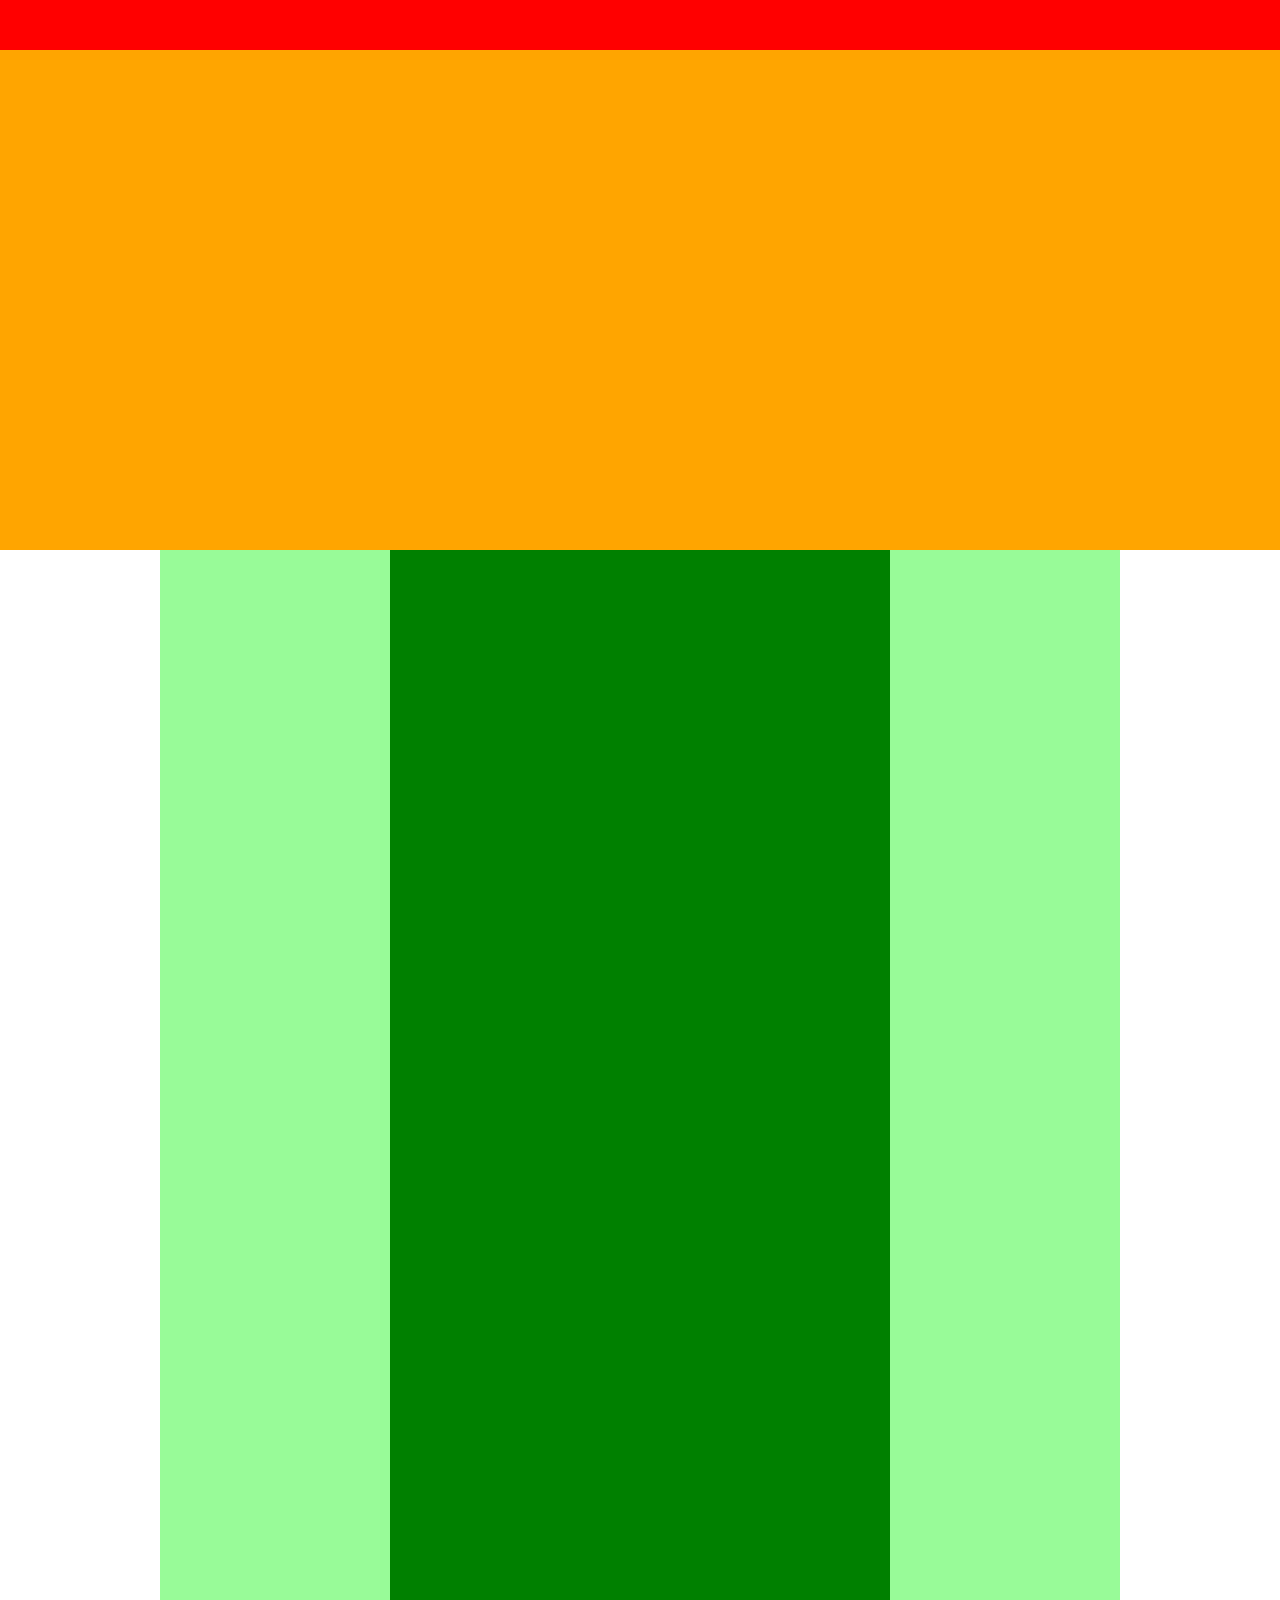
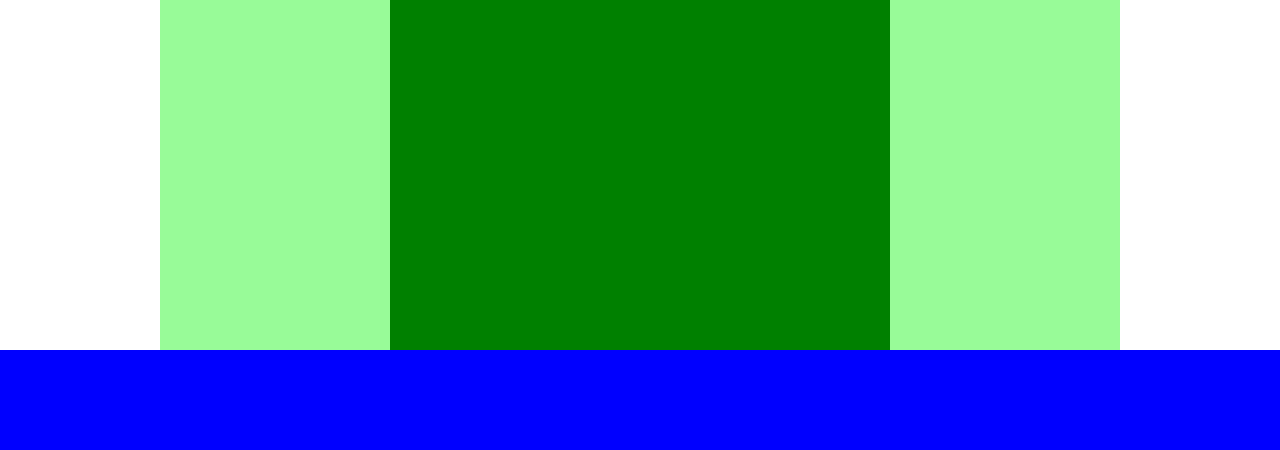
<file: c4e/index.html>
<!DOCTYPE html>
<html lang="ja">

<head>
  <meta charset="UTF-8">
  <meta name="viewport" content="width=device-width, initial-scale=1.0">
  <link rel="stylesheet" href="style.css">
  <title>Document</title>
</head>

<body>
  <div class="header"></div>
  <div class="main-visual"></div>
  <div class="main">
    <div class="blog"></div>
  </div>
  <div class="footer"></div>
</body>

</html>

<!-- ローカルに変更を加える -->
</file>
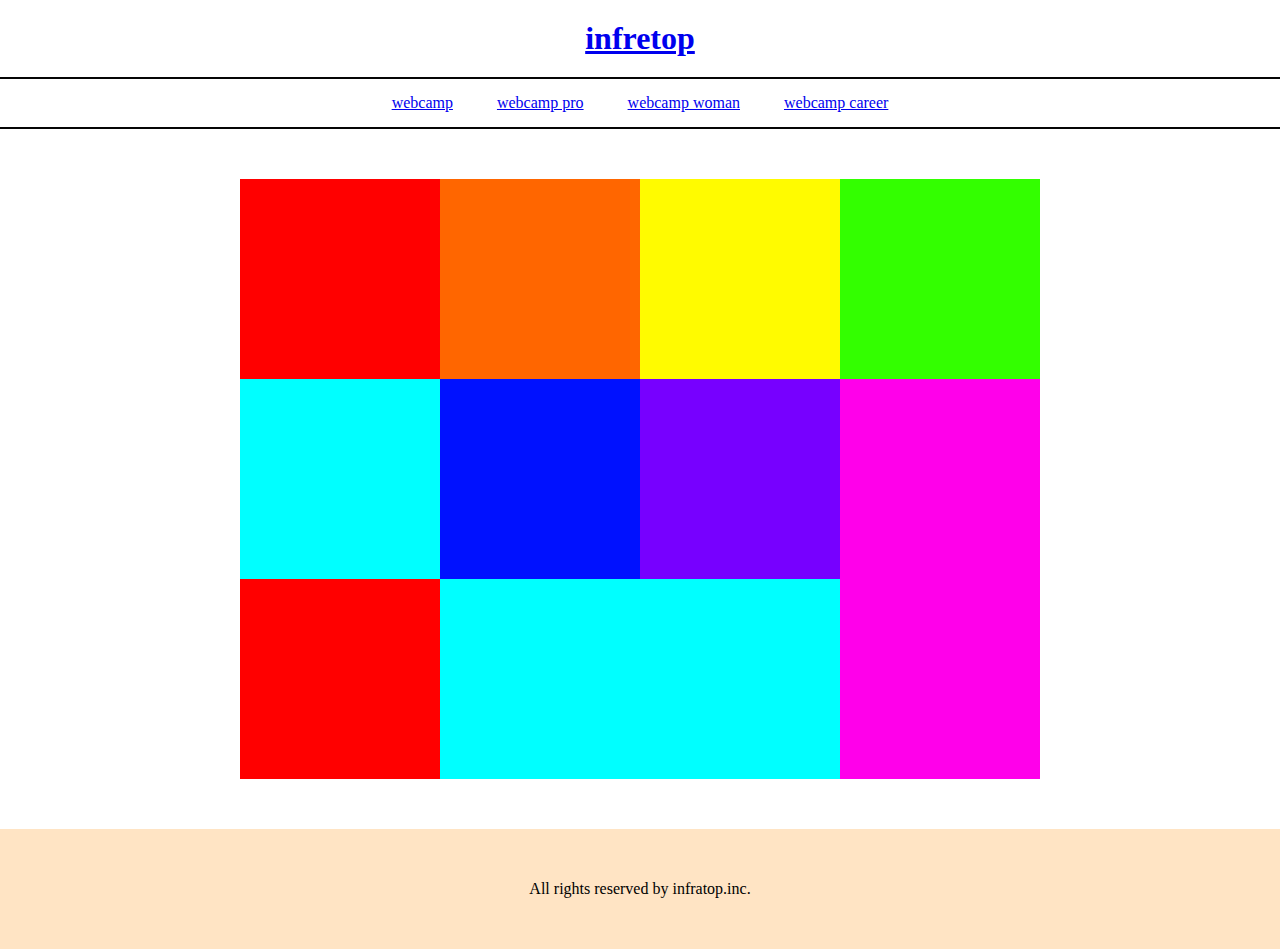
<file: c5e/index.html>
<!DOCTYPE html>
<html lang="ja">

<head>
  <meta charset="UTF-8">
  <meta name="viewport" content="width=device-width, initial-scale=1.0">
  <link rel="stylesheet" href="style.css">
  <title>Document</title>
</head>

<body>

  <header>
    <h1><a href="#">infretop</a></h1>
  </header>

  <nav>
    <ul>
      <li class="list-nav"><a href="#">webcamp</a></li>
      <li class="list-nav"><a href="#">webcamp pro</a></li>
      <li class="list-nav"><a href="#">webcamp woman</a></li>
      <li class="list-nav"><a href="#">webcamp career</a></li>
    </ul>
  </nav>

  <main>
    <div class="box1"></div>
    <div class="box2"></div>
    <div class="box3"></div>
    <div class="box4"></div>
    <div class="box5"></div>
    <div class="box6"></div>
    <div class="box7"></div>
    <div class="box8"></div>
    <div class="box9"></div>
    <div class="box10"></div>
    <div class="box11"></div>
    <div class="box12"></div>
  </main>

  <footer>
    <p>All rights reserved by infratop.inc.</p>
  </footer>

</body>

</html>
</file>
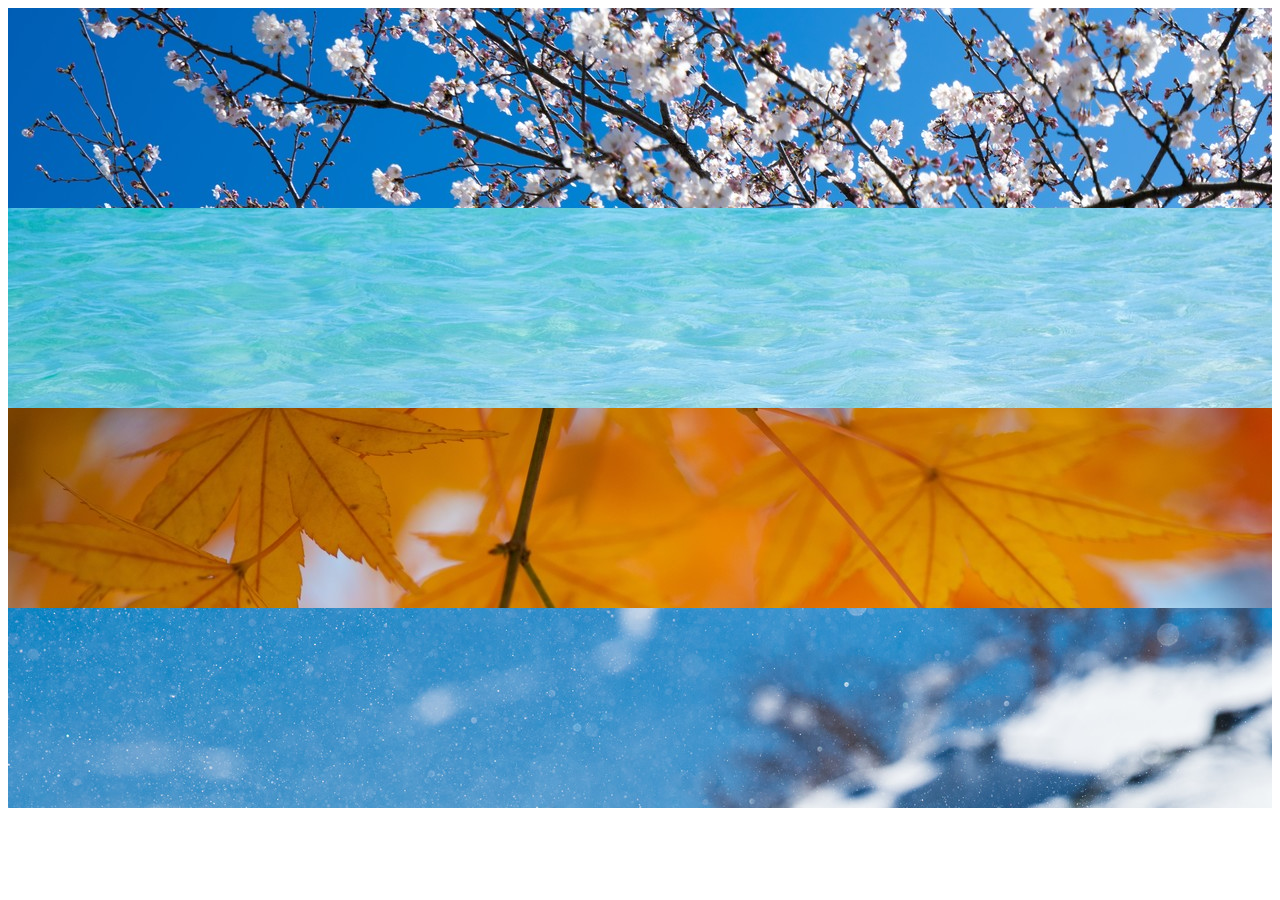
<file: c6e/index.html>
<!DOCTYPE html>
<html lang="ja">

<head>
  <meta charset="UTF-8">
  <meta name="viewport" content="width=device-width, initial-scale=1.0">
  <link rel="stylesheet" href="style.css">
  <title>Document</title>
</head>

<body>
  <div class="image-box">
    <div class="image1"></div>
    <div class="image2"></div>
    <div class="image3"></div>
    <div class="image4"></div>
  </div>
</body>

</html>

<!-- ローカルに変更点の作成 -->
</file>
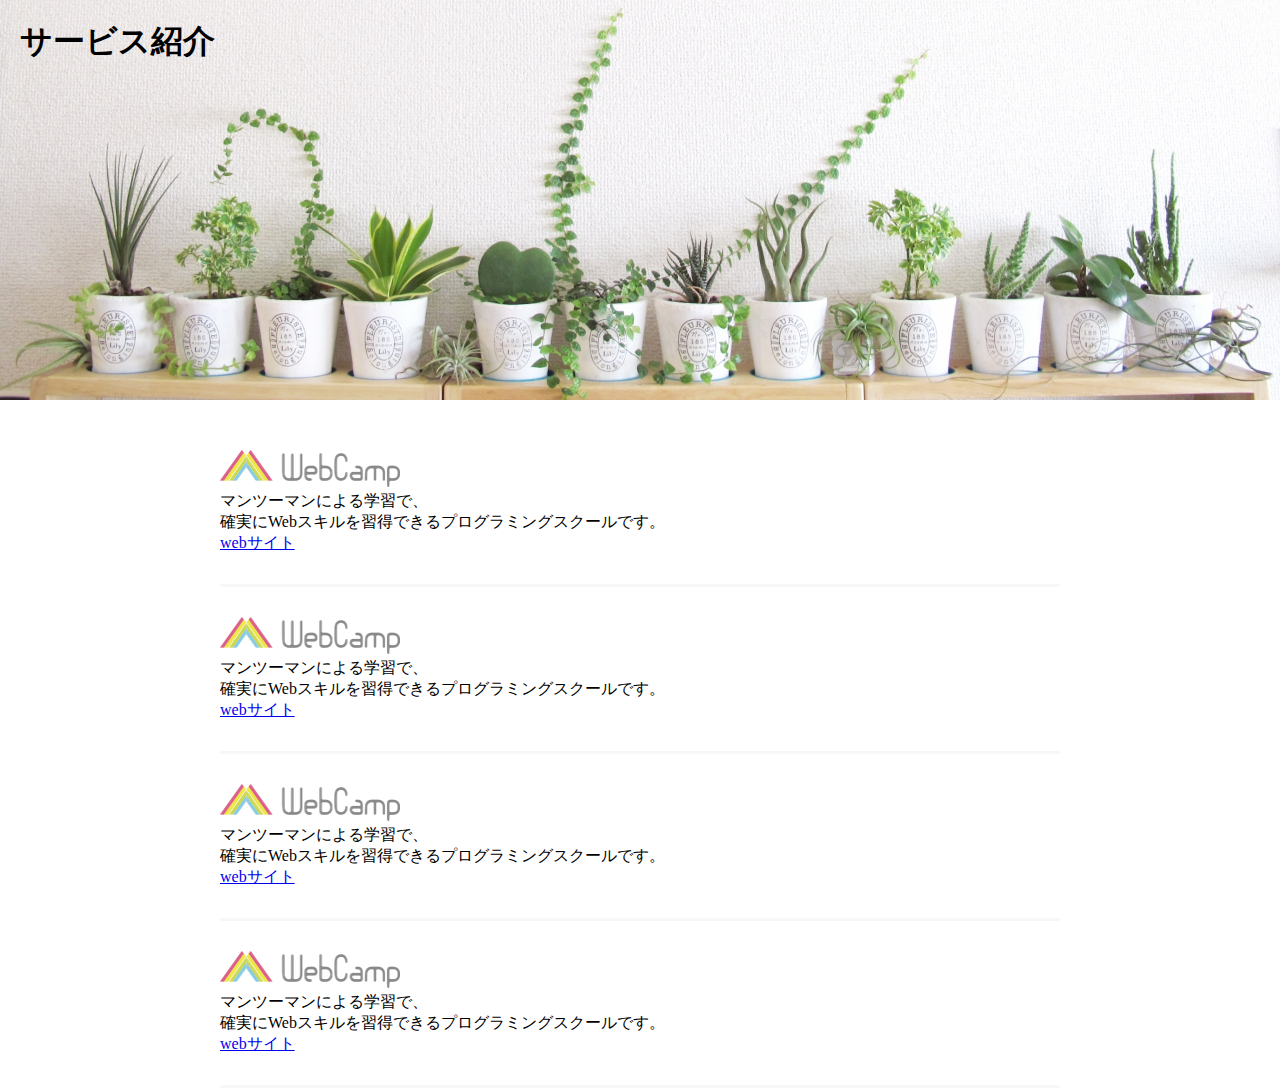
<file: c7e/index.html>
<!DOCTYPE html>
<html lang="ja">

<head>
  <meta charset="UTF-8">
  <meta name="viewport" content="width=device-width, initial-scale=1.0">
  <link rel="stylesheet" href="style.css">
  <title>Document</title>
</head>

<body>
  <header>
    <h1>サービス紹介</h1>
  </header>
  <main>
    <div class="content">
      <img src="img/wc-logo.png">
      <p>マンツーマンによる学習で、<br>
        確実にWebスキルを習得できるプログラミングスクールです。</p>
      <a href="#">webサイト</a>
    </div>
    <div class="content">
      <img src="img/wc-logo.png">
      <p>マンツーマンによる学習で、<br>
        確実にWebスキルを習得できるプログラミングスクールです。</p>
      <a href="#">webサイト</a>
    </div>
    <div class="content">
      <img src="img/wc-logo.png">
      <p>マンツーマンによる学習で、<br>
        確実にWebスキルを習得できるプログラミングスクールです。</p>
      <a href="#">webサイト</a>
    </div>
    <div class="content">
      <img src="img/wc-logo.png">
      <p>マンツーマンによる学習で、<br>
        確実にWebスキルを習得できるプログラミングスクールです。</p>
      <a href="#">webサイト</a>
    </div>
  </main>
</body>

</html>
</file>
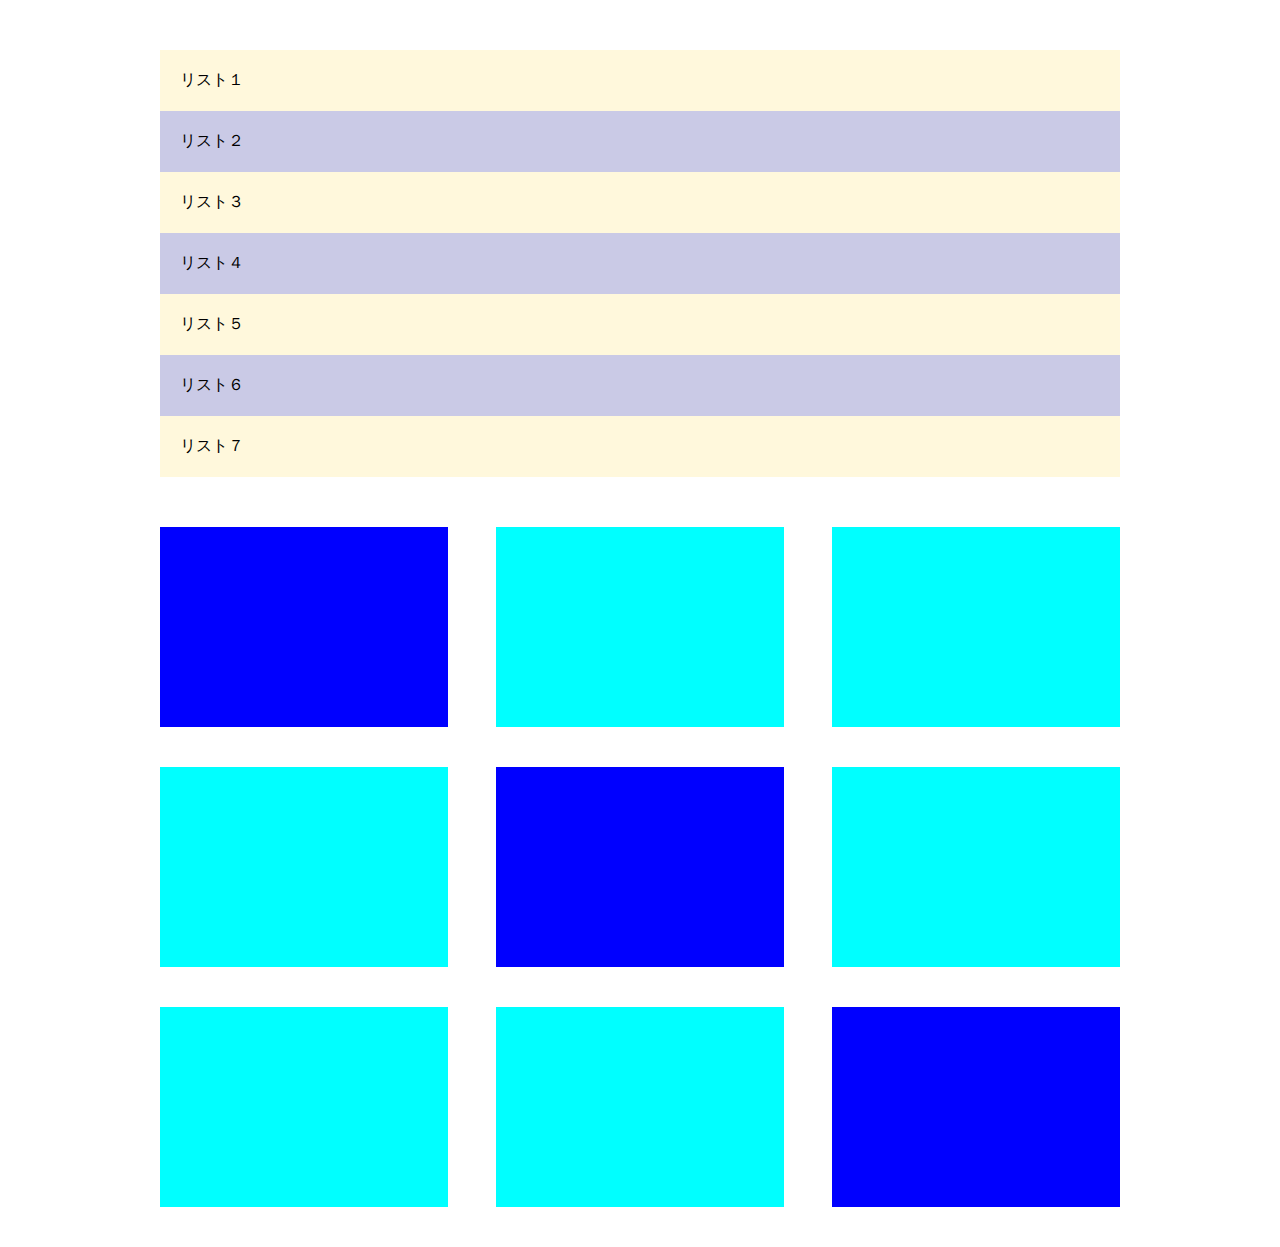
<file: c8e/index.html>
<!DOCTYPE html>
<html lang="ja">

<head>
  <meta charset="UTF-8">
  <meta name="viewport" content="width=device-width, initial-scale=1.0">
  <link rel="stylesheet" href="style.css">
  <title>Document</title>
</head>

<body>
  <div class="lists">
    <ul>
      <li class="list">リスト１</li>
      <li class="list">リスト２</li>
      <li class="list">リスト３</li>
      <li class="list">リスト４</li>
      <li class="list">リスト５</li>
      <li class="list">リスト６</li>
      <li class="list">リスト７</li>
    </ul>
  </div>
  <div class="boxes">
    <div class="box"></div>
    <div class="box"></div>
    <div class="box"></div>
    <div class="box"></div>
    <div class="box"></div>
    <div class="box"></div>
    <div class="box"></div>
    <div class="box"></div>
    <div class="box"></div>
  </div>
</body>

</html>
</file>
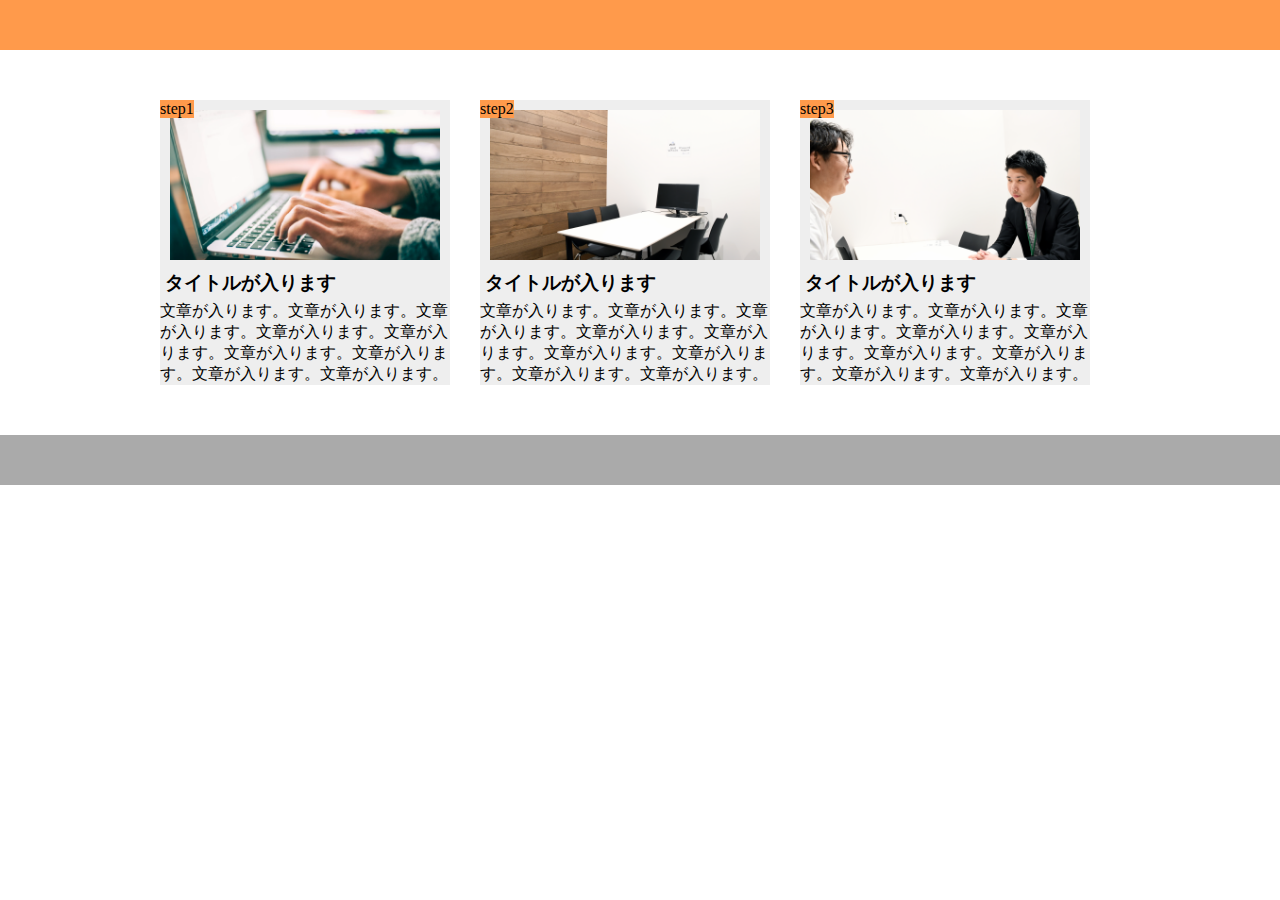
<file: c9e/index.html>
<!DOCTYPE html>
<html lang="ja">

<head>
  <meta charset="UTF-8">
  <meta name="viewport" content="width=device-width, initial-scale=1.0">
  <link rel="stylesheet" href="style.css">
  <title>Document</title>
</head>

<body>
  <header></header>
  <main>
    <div class="steps step1">
      <div class="images image1"></div>
      <span class="step">
        step1
      </span>
      <h3>タイトルが入ります</h3>
      <p>文章が入ります。文章が入ります。文章が入ります。文章が入ります。文章が入ります。文章が入ります。文章が入ります。文章が入ります。文章が入ります。</p>
    </div>
    <div class="steps step2">
      <div class="images image2"></div>
      <span class="step">
        step2
      </span>
      <h3>タイトルが入ります</h3>
      <p>文章が入ります。文章が入ります。文章が入ります。文章が入ります。文章が入ります。文章が入ります。文章が入ります。文章が入ります。文章が入ります。</p>
    </div>
    <div class="steps step3">
      <div class="images image3"></div>
      <span class="step">
        step3
      </span>
      <h3>タイトルが入ります</h3>
      <p>文章が入ります。文章が入ります。文章が入ります。文章が入ります。文章が入ります。文章が入ります。文章が入ります。文章が入ります。文章が入ります。</p>
    </div>
  </main>
  <footer></footer>
</body>

</html>

<!-- ローカルに変更点を作成 -->
</file>
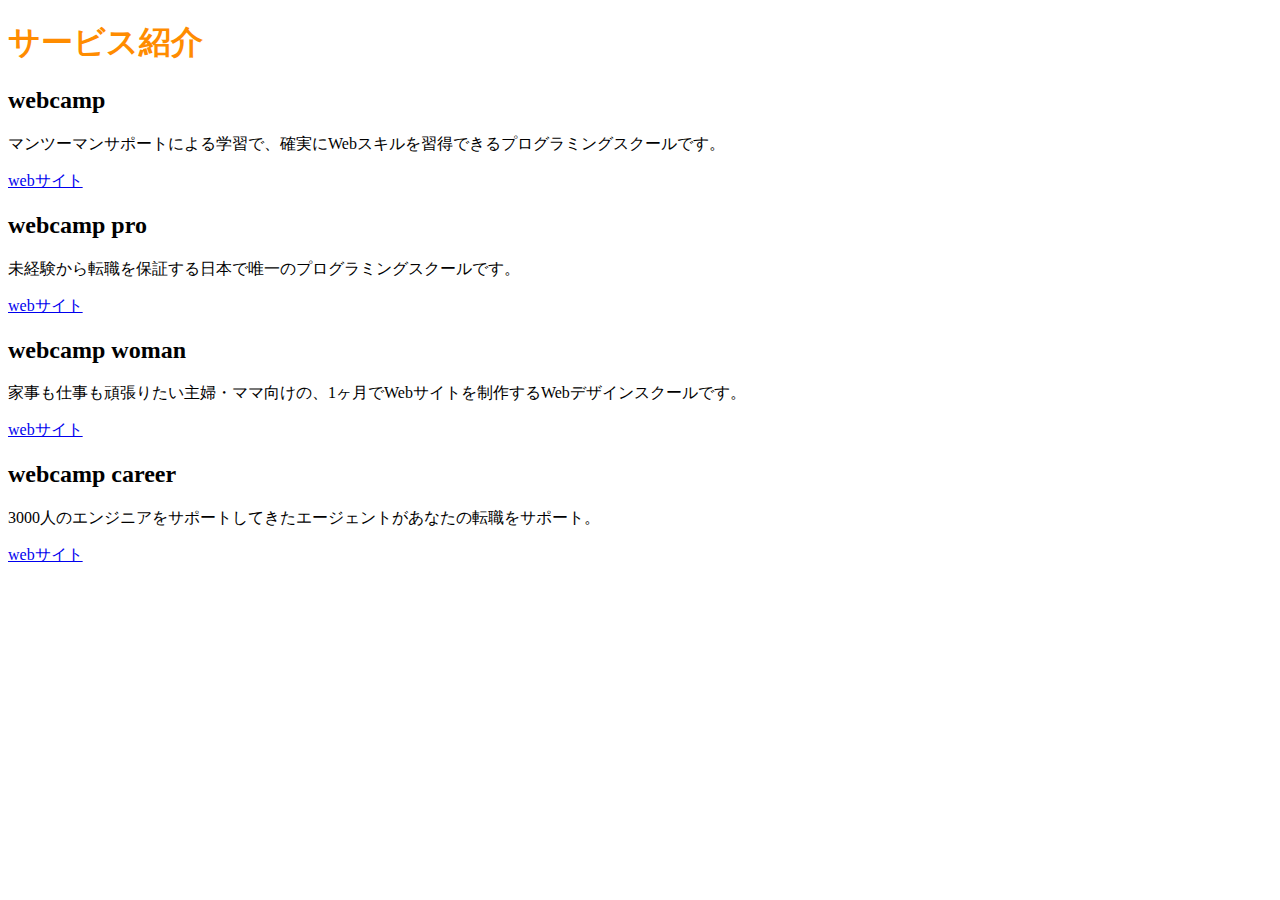
<file: c2e/c2e.html>
<!DOCTYPE html>
<html lang="ja">

<head>
  <meta charset="UTF-8">
  <meta name="viewport" content="width=device-width, initial-scale=1.0">
  <title>Document</title>
  <link rel="stylesheet" href="style.css" />
</head>

<body>
  <h1>サービス紹介</h1>
  <h2>webcamp</h2>
  <p>マンツーマンサポートによる学習で、確実にWebスキルを習得できるプログラミングスクールです。</p>
  <a href="#">webサイト</a>
  <h2>webcamp pro</h2>
  <p>未経験から転職を保証する日本で唯一のプログラミングスクールです。</p>
  <a href="#">webサイト</a>
  <h2>webcamp woman</h2>
  <p>家事も仕事も頑張りたい主婦・ママ向けの、1ヶ月でWebサイトを制作するWebデザインスクールです。</p>
  <a href="#">webサイト</a>
  <h2>webcamp career</h2>
  <p>3000人のエンジニアをサポートしてきたエージェントがあなたの転職をサポート。</p>
  <a href="#">webサイト</a>
</body>

</html>

<!-- ローカルに変更点の作成 -->
</file>
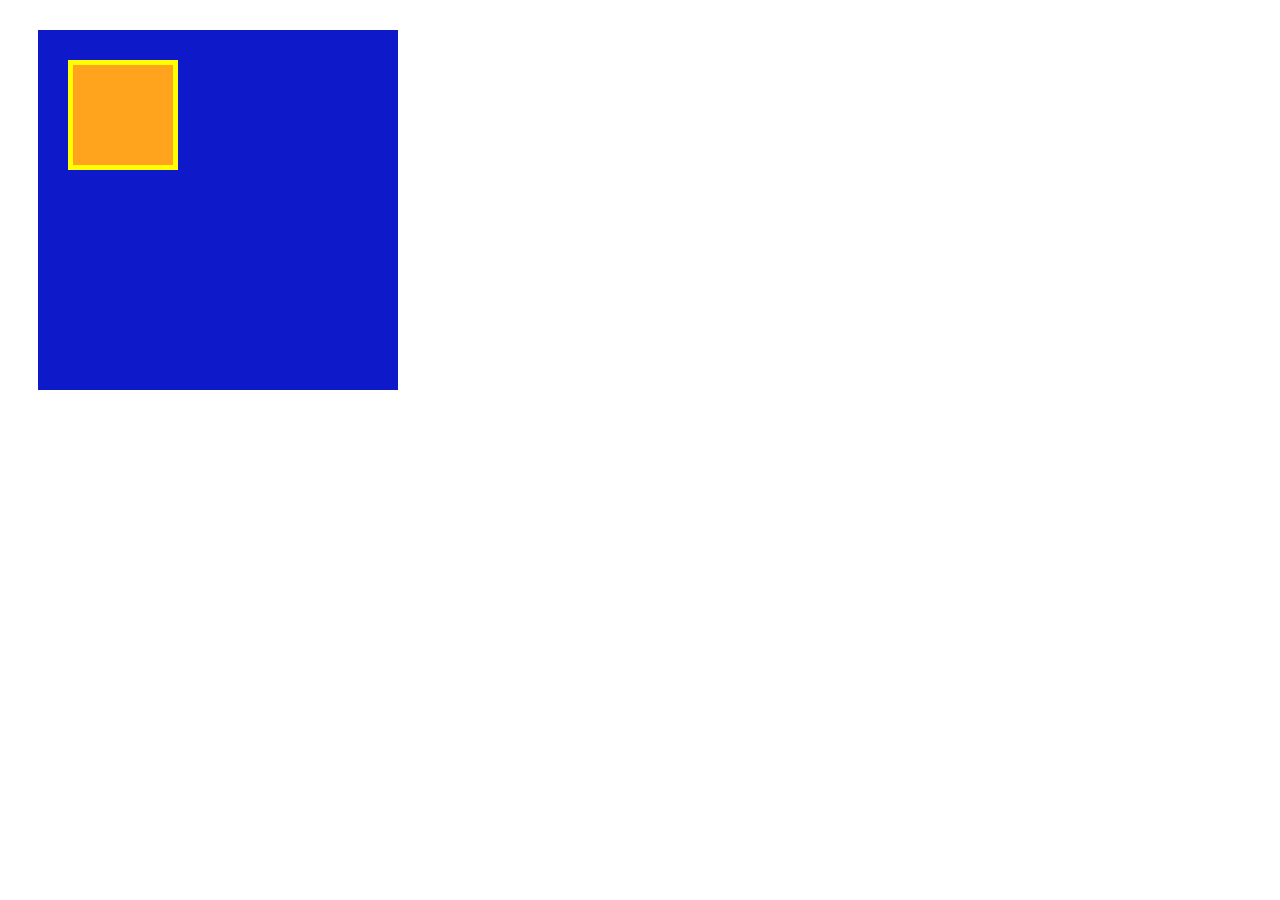
<file: c3e/box.html>
<!DOCTYPE html>
<html lang="ja">

<head>
  <meta charset="UTF-8" />
  <link rel="stylesheet" href="box.css" />
  <title>BOX</title>
</head>

<body>
  <!-- box1用のdiv -->
  <div class="box1">
    <div class="box2"></div>
  </div>
</body>

</html>

<!-- ローカルに変更点を加える -->
</file>
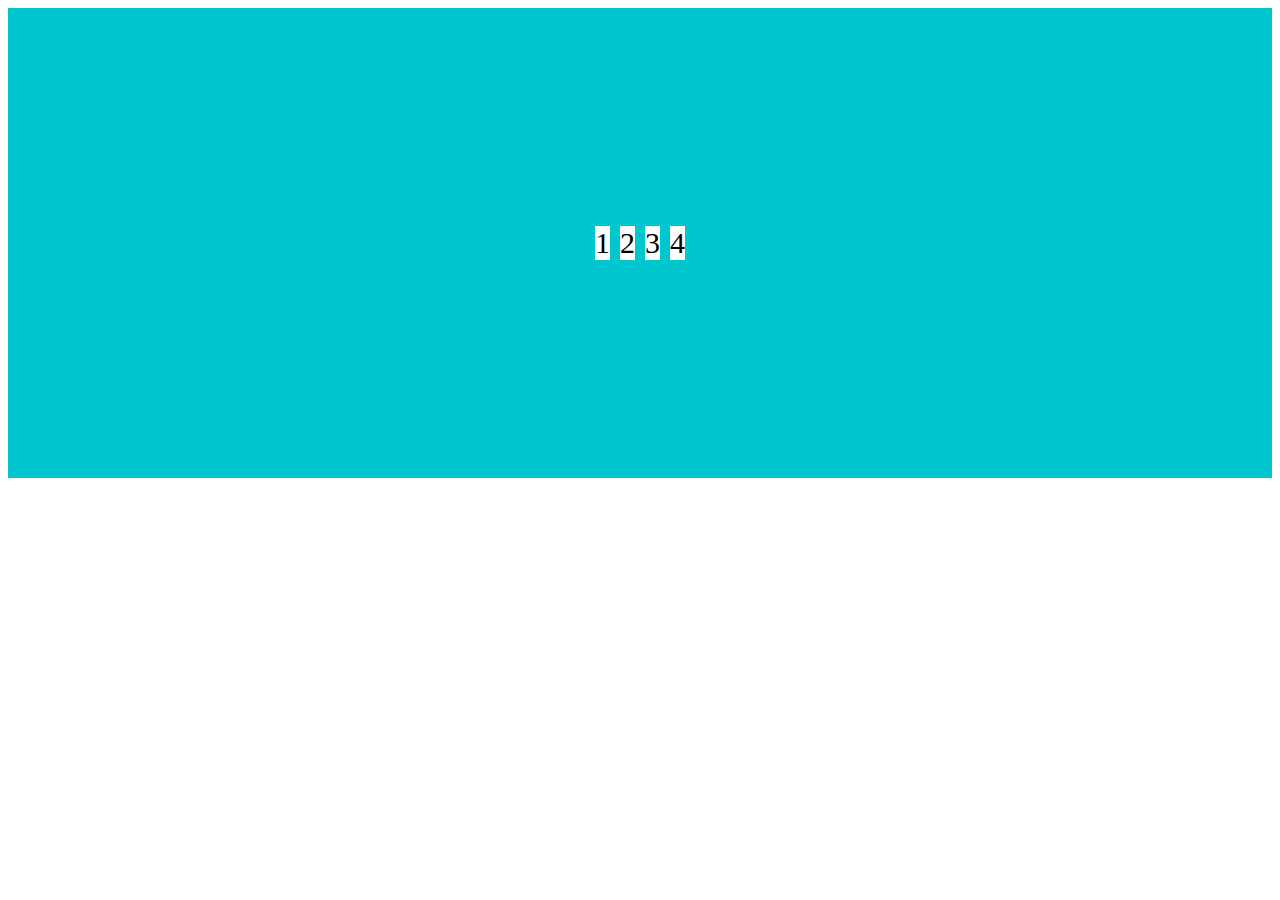
<file: flex/flex.html>
<!DOCTYPE html>
<html lang="ja">
<head>
  <meta charset="UTF-8">
  <meta name="viewport" content="width=device-width, initial-scale=1.0">
  <link rel="stylesheet" href="style.css">
  <title>Document</title>
</head>
<body>
  <div class="flex">
    <div>1</div>
    <div>2</div>
    <div>3</div>
    <div>4</div>
  </div>
</body>
</html>
</file>
<file: c4e/style.css>
*{
  margin: 0;
  padding: 0;
  box-sizing: border-box;
}
.header{
  width: 100%;
  height: 50px;
  background-color: red;
}
.main-visual{
  width: 100%;
  height: 500px;
  background-color: orange;
}
.main{
  width: 960px;
  height: 1400px;
  background-color: palegreen;
  margin: 0 auto;
}
.blog{
  width: 500px;
  height: 1400px;
  background-color: green;
  margin: 0 auto;
}
.footer{
  width: 100%;
  height: 100px;
  background-color: blue;
}
</file>
<file: c5e/style.css>
*{
  margin: 0;
  padding: 0;
  box-sizing: border-box;
}
header{
  width: 100%;
  text-align: center;
}
header h1{
  padding: 20px 0;
}
nav{
  width: 100%;
  border-top: 2px solid #050505;
  border-bottom: 2px solid #050505;
  text-align: center;
}
.list-nav{
  display: inline-block;
  margin: 15px 20px;
}
main {
  width: 800px;
  margin: 50px auto;
  display: flex;
  flex-wrap: wrap;
}
.box1{
  width: 200px;
  height: 200px;
  background-color: rgb(255, 0, 0);
}
.box2{
  width: 200px;
  height: 200px;
  background-color: rgb(255, 102, 0);
}
.box3{
  width: 200px;
  height: 200px;
  background-color: rgb(255, 251, 0);
}
.box4{
  width: 200px;
  height: 200px;
  background-color: rgb(51, 255, 0);
}
.box5{
  width: 200px;
  height: 200px;
  background-color: aqua;
}
.box6{
  width: 200px;
  height: 200px;
  background-color: rgb(0, 17, 255);
}
.box7{
  width: 200px;
  height: 200px;
  background-color: rgb(119, 0, 255);
}
.box8{
  width: 200px;
  height: 200px;
  background-color: rgb(255, 0, 234);
}
.box9{
  width: 200px;
  height: 200px;
  background-color: rgb(255, 0, 0);
}
.box10{
  width: 200px;
  height: 200px;
  background-color: aqua;
}
.box11{
  width: 200px;
  height: 200px;
  background-color: aqua;
}
.box12{
  width: 200px;
  height: 200px;
  background-color: rgb(255, 0, 234);
}
footer{
  width: 100%;
  height: 120px;
  text-align: center;
  line-height: 120px;
  background-color: bisque;
}
</file>
<file: c6e/style.css>
.image-box{
height: 100%;
}
.image1{
  width: 100%;
  height: 200px;
  background-image: url(img/box1.jpg);
}
.image2{
  width: 100%;
  height: 200px;
  background-image: url(img/box2.jpg);
}
.image3{
  width: 100%;
  height: 200px;
  background-image: url(img/box3.jpg);
}
.image4{
  width: 100%;
  height: 200px;
  background-image: url(img/box4.jpg);
}
</file>
<file: c7e/style.css>
*{
  padding: 0;
  margin: 0;
  box-sizing: border-box;
}
header{
  width: 100%;
  height: 400px;
  background-image: url(img/mv.jpg);
  background-size: cover;
  background-position: bottom;
}
header h1{
  padding: 20px;
}
main{
  padding-top: 20px;
  width: 840px;
  margin: 0 auto;
}
.content{
  padding: 30px 0;
  width: 840px;
  border-bottom: 3px solid #f7f7f7;
}
</file>
<file: c8e/style.css>
*{
  margin: 0;
  padding: 0;
  box-sizing: border-box;
}
.lists{
  width: 960px;
  margin:50px auto;
}
.list{
  list-style: none;
  padding: 20px;
  background-color: rgb(202, 202, 230);
}
.boxes{
  width: 960px;
  margin: 0 auto;
  display:flex;
  flex-wrap: wrap;
}
.box{
  background-color: aqua;
  width: 30%;
  height: 200px;
  margin-right: 5%;
  margin-bottom: 40px;
  display: inline-block;
}
.box:nth-child(3),
.box:nth-child(6),
.box:nth-child(9){
  margin-right: 0;
}

.box:nth-child(1),
.box:nth-child(5),
.box:nth-child(9){
  background-color: blue;
}

.list:nth-child(odd){
  background-color: cornsilk;
}
</file>
<file: c9e/style.css>
*{
  margin: 0;
  padding: 0;
  box-sizing: border-box;
}
header{
  height: 50px;
  width: 100%;
  background-color: #ff9a4b;
}
main{
  width: 960px;
  display: flex;
  margin: 50px auto;
}
h3{
  margin: 5px;
}
.images{
  height: 150px;
  background-position: center;
  background-size: cover;
  margin: 10px;
}
.image1{
  background-image: url(img/flow01.png);
}
.image2{
  background-image: url(img/flow02.png);
}
.image3{
  background-image: url(img/flow03.png);
}
.steps{
  width: 300px;
  margin-right: 30px;
  background-color: #eeeeee;
  position: relative;
}
.step{
  position: absolute;
  top: 0;
  left: 0;
  background-color: #ff9a4b;
}
footer{
  height: 50px;
  width: 100%;
  background-color:#aaaaaa
}
</file>
<file: c2e/style.css>
h1{
  color:darkorange
}
</file>
<file: c3e/box.css>
.box1 {
  width: 300px;
  height: 300px;
  background-color: #0e1aca;
  margin: 30px;
  padding: 30px;
}

.box2 {
  width: 100px;
  height: 100px;
  background-color: rgb(255, 164, 28);
  border: 5px solid yellow;
}
</file>
<file: flex/style.css>
.flex{
  background-color: #00c7ce;
  height: 50vh;
  padding: 10px;
  display: flex;
  justify-content: center;
  align-items: center;
}
.flex>div{
  background-color: #fff;
  margin: 5px;
  font-size: 30px;
}
</file>
